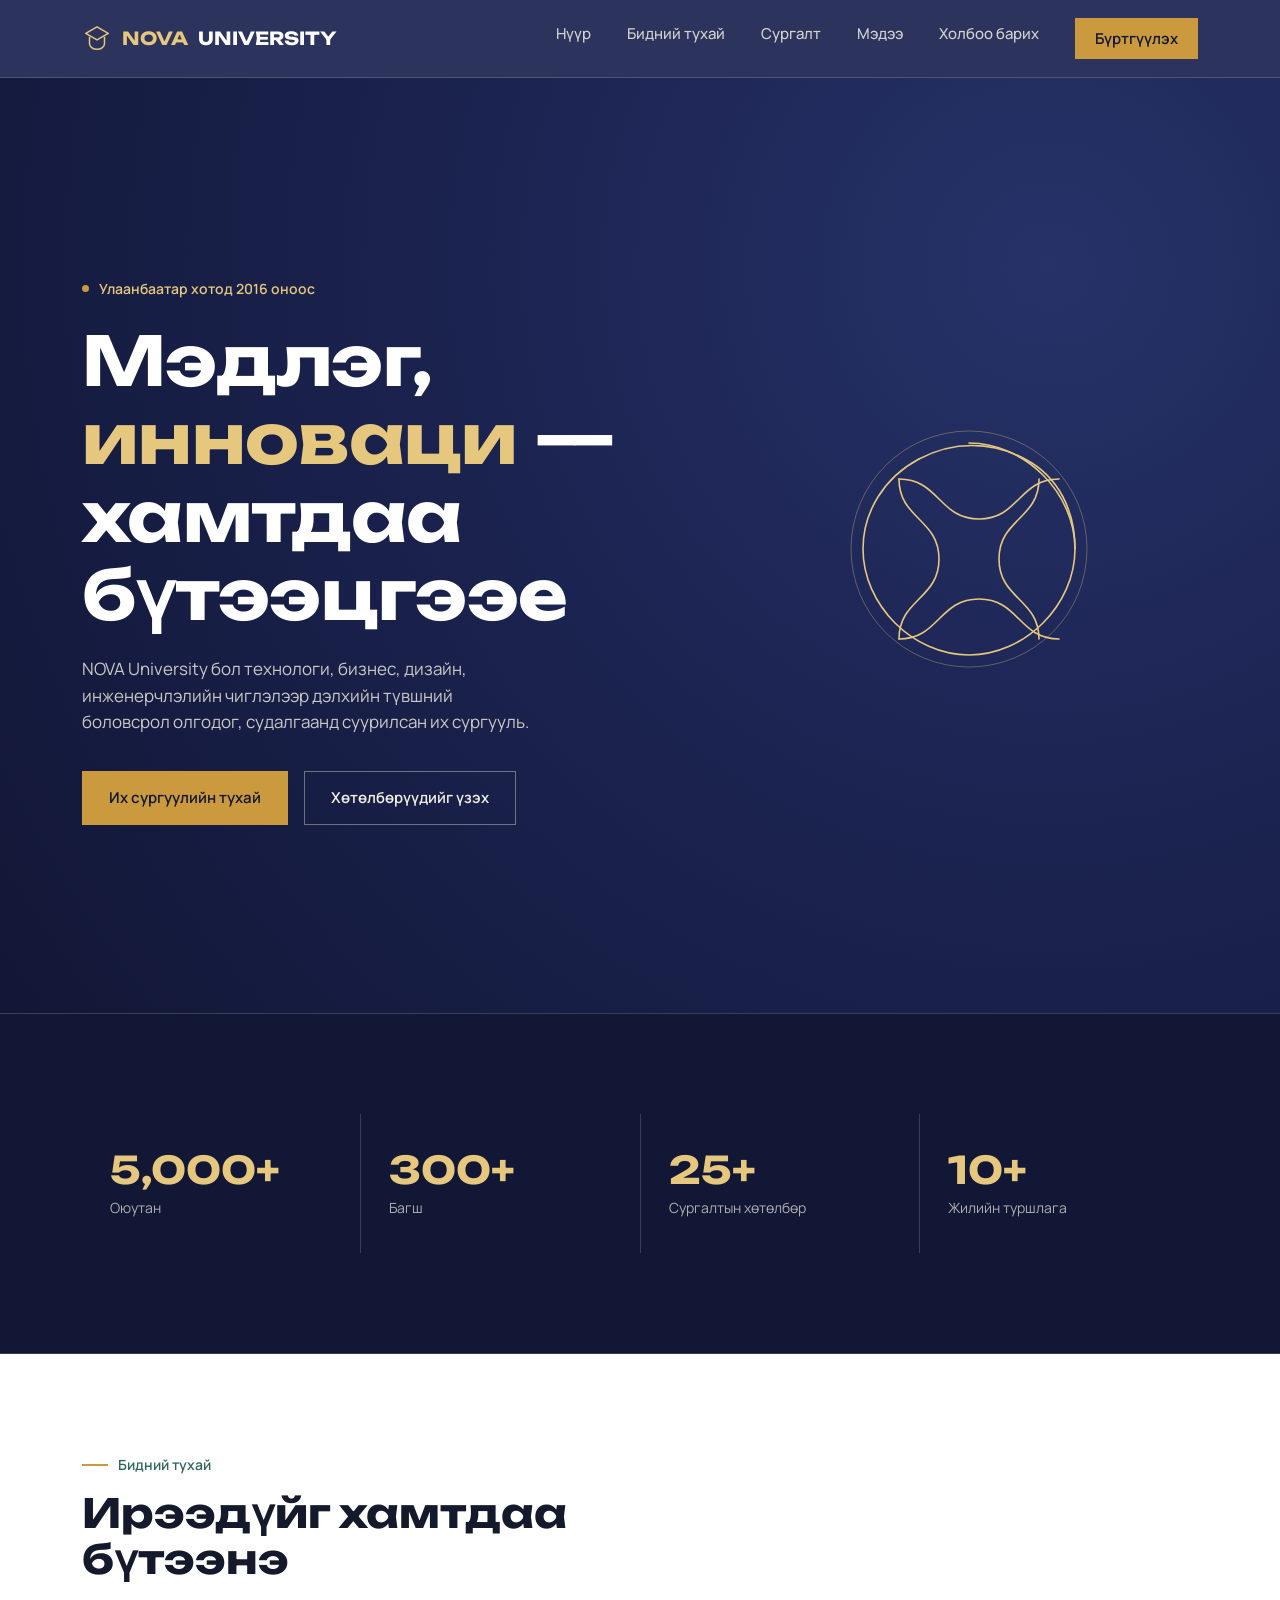
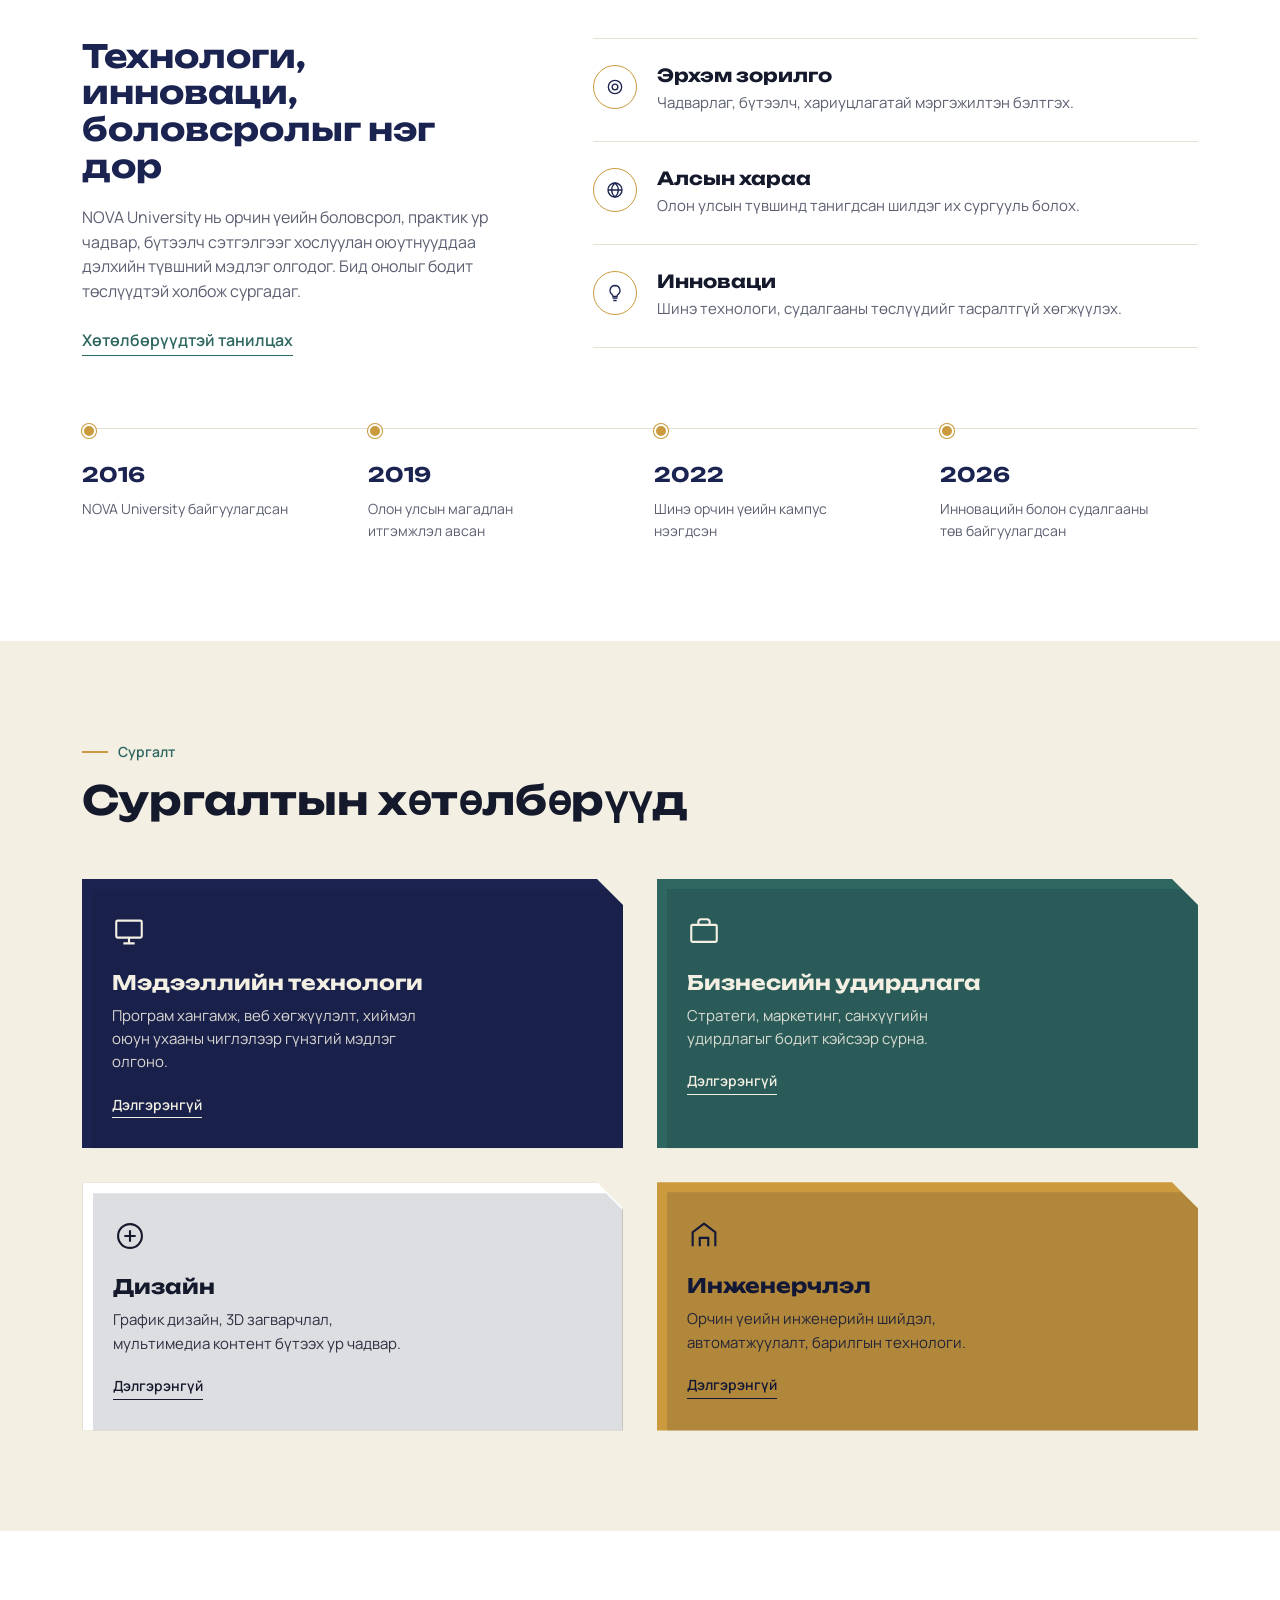
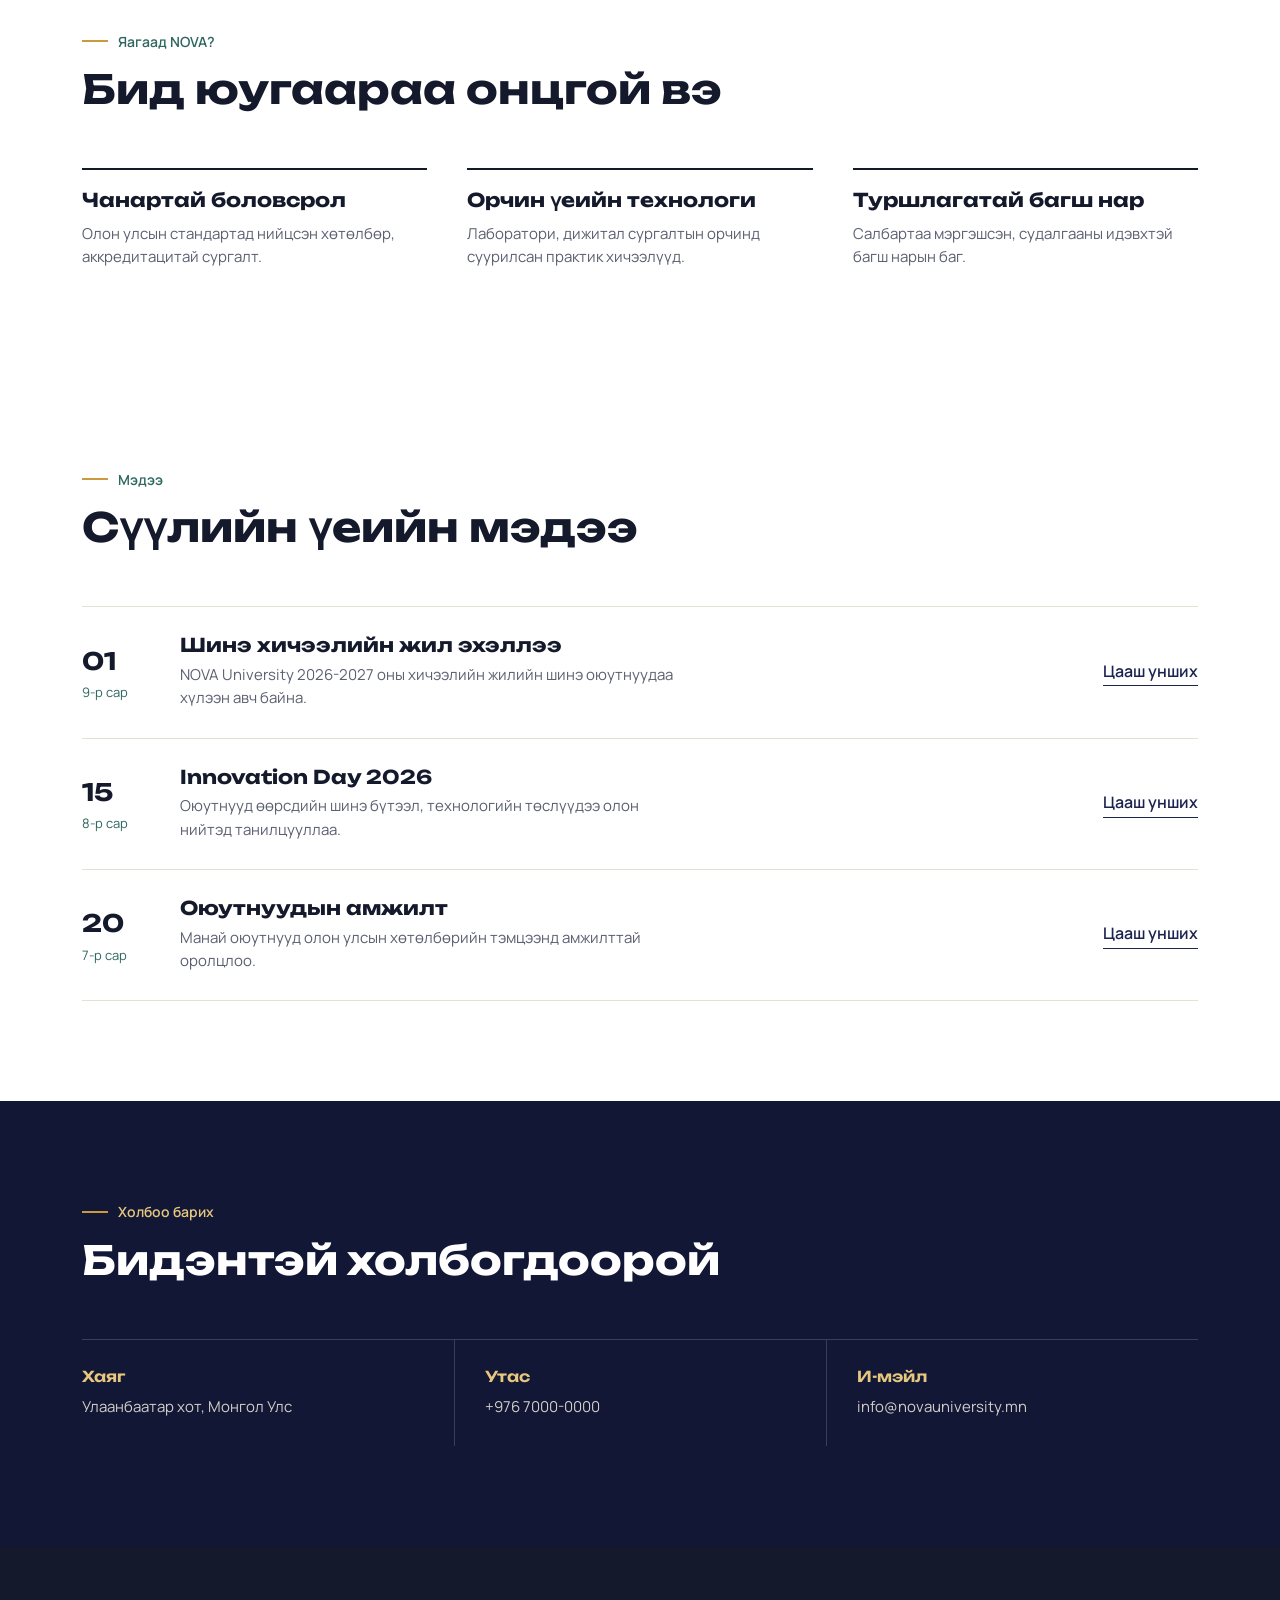
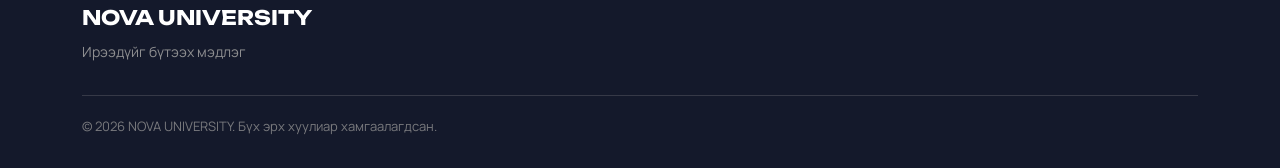
<file: index.html>
<!DOCTYPE html>
<html lang="mn">
<head>
<meta charset="UTF-8">
<meta name="viewport" content="width=device-width, initial-scale=1.0">
<title>NOVA UNIVERSITY — Ирээдүйг хамтдаа бүтээцгээе</title>
<meta name="description" content="NOVA University — Улаанбаатар хотод үйл ажиллагаа явуулдаг, мэдээллийн технологи, бизнес, дизайн, инженерчлэлийн чиглэлээр сургалт явуулдаг орчин үеийн их сургууль.">
<meta property="og:title" content="NOVA UNIVERSITY">
<meta property="og:description" content="Мэдлэг, инноваци — хамтдаа бүтээцгээе.">
<meta property="og:type" content="website">
<meta name="theme-color" content="#1B2350">
<link rel="icon" type="image/svg+xml" href="data:image/svg+xml,%3Csvg xmlns='http://www.w3.org/2000/svg' viewBox='0 0 32 32'%3E%3Crect width='32' height='32' rx='6' fill='%231B2350'/%3E%3Cpath d='M16 6 L26 12 L16 18 L6 12 Z' fill='none' stroke='%23E6C77E' stroke-width='1.8'/%3E%3Cpath d='M10 15 V21 C10 23.5 12.7 25.5 16 25.5 C19.3 25.5 22 23.5 22 21 V15' fill='none' stroke='%23E6C77E' stroke-width='1.8'/%3E%3C/svg%3E">
<link rel="preconnect" href="https://fonts.googleapis.com">
<link rel="preconnect" href="https://fonts.gstatic.com" crossorigin>
<link href="https://fonts.googleapis.com/css2?family=Unbounded:wght@400;600;700;800&family=Manrope:wght@400;500;600;700;800&display=swap" rel="stylesheet">
<link rel="stylesheet" href="style.css">
</head>
<body>

<a class="skip-link" href="#main">Үндсэн контент руу шилжих</a>

<header>
  <div class="header-row">
    <a href="#home" class="logo">
      <svg class="mark" viewBox="0 0 32 32" fill="none" xmlns="http://www.w3.org/2000/svg" aria-hidden="true">
        <path d="M16 3 L28 10 L16 17 L4 10 Z" stroke="#E6C77E" stroke-width="1.6" stroke-linejoin="round"/>
        <path d="M8 13.5 V21 C8 24 11.5 27 16 27 C20.5 27 24 24 24 21 V13.5" stroke="#E6C77E" stroke-width="1.6"/>
      </svg>
      <span>NOVA</span> UNIVERSITY
    </a>
    <button class="menu-btn" aria-label="Цэс нээх" aria-expanded="false" aria-controls="main-nav-list"><span></span></button>
    <nav class="main-nav" id="main-nav-list" aria-label="Үндсэн цэс">
      <ul>
        <li><a href="#home">Нүүр</a></li>
        <li><a href="#about">Бидний тухай</a></li>
        <li><a href="#program">Сургалт</a></li>
        <li><a href="#news">Мэдээ</a></li>
        <li><a href="#contact">Холбоо барих</a></li>
        <li class="cta-item"><a href="register.html" class="nav-cta">Бүртгүүлэх</a></li>
      </ul>
    </nav>
  </div>
</header>

<main id="main">

<!-- HERO -->
<section class="hero" id="home">
  <div class="hero-grid">
    <div>
      <div class="eyebrow"><span class="dot"></span>Улаанбаатар хотод 2016 оноос</div>
      <h1>Мэдлэг, <em>инноваци</em> — хамтдаа бүтээцгээе</h1>
      <p class="hero-text">NOVA University бол технологи, бизнес, дизайн, инженерчлэлийн чиглэлээр дэлхийн түвшний боловсрол олгодог, судалгаанд суурилсан их сургууль.</p>
      <div class="hero-buttons">
        <a href="#about" class="btn">Их сургуулийн тухай</a>
        <a href="#program" class="btn btn-outline">Хөтөлбөрүүдийг үзэх</a>
      </div>
    </div>
    <div class="knot-wrap">
      <svg class="knot" viewBox="0 0 260 260" width="260" height="260" role="img" aria-label="Монгол зангилаа хээнээс санаа авсан гоёл чимэглэл">
        <circle cx="130" cy="130" r="118"/>
        <path d="M130 24 C186 24 236 74 236 130 C236 186 186 236 130 236 C74 236 24 186 24 130 C24 92 46 58 80 40" />
        <path d="M80 40 C114 22 152 22 186 40 C220 58 236 92 236 130" />
        <path d="M60 60 C60 100 100 100 100 140 C100 180 60 180 60 220" />
        <path d="M200 60 C200 100 160 100 160 140 C160 180 200 180 200 220" />
        <path d="M60 60 C100 60 100 100 140 100 C180 100 180 60 220 60" />
        <path d="M60 220 C100 220 100 180 140 180 C180 180 180 220 220 220" />
      </svg>
    </div>
  </div>
</section>

<!-- STATS -->
<section class="stat-band" aria-label="Тоон үзүүлэлт">
  <div class="stat-row">
    <div class="stat"><h2 data-count="5000">5,000+</h2><p>Оюутан</p></div>
    <div class="stat"><h2 data-count="300">300+</h2><p>Багш</p></div>
    <div class="stat"><h2 data-count="25">25+</h2><p>Сургалтын хөтөлбөр</p></div>
    <div class="stat"><h2 data-count="10">10+</h2><p>Жилийн туршлага</p></div>
  </div>
</section>

<!-- ABOUT -->
<section class="about" id="about">
  <div class="wrap">
    <div class="section-head">
      <div class="kicker"><span class="dash"></span>Бидний тухай</div>
      <h2>Ирээдүйг хамтдаа бүтээнэ</h2>
    </div>
    <div class="about-grid">
      <div class="about-lead">
        <h3>Технологи, инноваци, боловсролыг нэг дор</h3>
        <p>NOVA University нь орчин үеийн боловсрол, практик ур чадвар, бүтээлч сэтгэлгээг хослуулан оюутнууддаа дэлхийн түвшний мэдлэг олгодог. Бид онолыг бодит төслүүдтэй холбож сургадаг.</p>
        <a href="#program" class="read-more">Хөтөлбөрүүдтэй танилцах</a>
      </div>

      <ul class="info-list">
        <li class="info-item">
          <div class="icon" aria-hidden="true">
            <svg width="20" height="20" viewBox="0 0 24 24" fill="none" stroke="currentColor" stroke-width="1.6"><circle cx="12" cy="12" r="8"/><circle cx="12" cy="12" r="3.4"/></svg>
          </div>
          <div>
            <h3>Эрхэм зорилго</h3>
            <p>Чадварлаг, бүтээлч, хариуцлагатай мэргэжилтэн бэлтгэх.</p>
          </div>
        </li>
        <li class="info-item">
          <div class="icon" aria-hidden="true">
            <svg width="20" height="20" viewBox="0 0 24 24" fill="none" stroke="currentColor" stroke-width="1.6"><circle cx="12" cy="12" r="8.4"/><path d="M3.6 12h16.8M12 3.6c2.6 2.3 4 5.3 4 8.4s-1.4 6.1-4 8.4c-2.6-2.3-4-5.3-4-8.4s1.4-6.1 4-8.4Z"/></svg>
          </div>
          <div>
            <h3>Алсын хараа</h3>
            <p>Олон улсын түвшинд танигдсан шилдэг их сургууль болох.</p>
          </div>
        </li>
        <li class="info-item">
          <div class="icon" aria-hidden="true">
            <svg width="20" height="20" viewBox="0 0 24 24" fill="none" stroke="currentColor" stroke-width="1.6"><path d="M9 18h6M10 21h4M12 3a6 6 0 0 0-3.4 10.9c.6.5.9 1 .9 1.7V16h5v-.4c0-.7.3-1.2.9-1.7A6 6 0 0 0 12 3Z"/></svg>
          </div>
          <div>
            <h3>Инноваци</h3>
            <p>Шинэ технологи, судалгааны төслүүдийг тасралтгүй хөгжүүлэх.</p>
          </div>
        </li>
      </ul>
    </div>

    <ul class="timeline">
      <li class="tl-item">
        <span class="year">2016</span>
        <p>NOVA University байгуулагдсан</p>
      </li>
      <li class="tl-item">
        <span class="year">2019</span>
        <p>Олон улсын магадлан итгэмжлэл авсан</p>
      </li>
      <li class="tl-item">
        <span class="year">2022</span>
        <p>Шинэ орчин үеийн кампус нээгдсэн</p>
      </li>
      <li class="tl-item">
        <span class="year">2026</span>
        <p>Инновацийн болон судалгааны төв байгуулагдсан</p>
      </li>
    </ul>
  </div>
</section>

<!-- PROGRAMS -->
<section class="program" id="program">
  <div class="wrap">
    <div class="section-head">
      <div class="kicker"><span class="dash"></span>Сургалт</div>
      <h2>Сургалтын хөтөлбөрүүд</h2>
    </div>
    <ul class="program-grid">

      <li class="prog-card c1">
        <svg class="icon" viewBox="0 0 24 24" fill="none" stroke="currentColor" stroke-width="1.5" aria-hidden="true"><rect x="3" y="4" width="18" height="12" rx="1"/><path d="M8 20h8M12 16v4"/></svg>
        <h3>Мэдээллийн технологи</h3>
        <p>Програм хангамж, веб хөгжүүлэлт, хиймэл оюун ухааны чиглэлээр гүнзгий мэдлэг олгоно.</p>
        <a href="#" class="go">Дэлгэрэнгүй</a>
      </li>

      <li class="prog-card c2">
        <svg class="icon" viewBox="0 0 24 24" fill="none" stroke="currentColor" stroke-width="1.5" aria-hidden="true"><rect x="3" y="7" width="18" height="12" rx="1"/><path d="M8 7V5a2 2 0 0 1 2-2h4a2 2 0 0 1 2 2v2"/></svg>
        <h3>Бизнесийн удирдлага</h3>
        <p>Стратеги, маркетинг, санхүүгийн удирдлагыг бодит кэйсээр сурна.</p>
        <a href="#" class="go">Дэлгэрэнгүй</a>
      </li>

      <li class="prog-card c3">
        <svg class="icon" viewBox="0 0 24 24" fill="none" stroke="currentColor" stroke-width="1.5" aria-hidden="true"><circle cx="12" cy="12" r="8.4"/><path d="M8 12h8M12 8v8"/></svg>
        <h3>Дизайн</h3>
        <p>График дизайн, 3D загварчлал, мультимедиа контент бүтээх ур чадвар.</p>
        <a href="#" class="go">Дэлгэрэнгүй</a>
      </li>

      <li class="prog-card c4">
        <svg class="icon" viewBox="0 0 24 24" fill="none" stroke="currentColor" stroke-width="1.5" aria-hidden="true"><path d="M4 20V10l8-6 8 6v10"/><path d="M9 20v-6h6v6"/></svg>
        <h3>Инженерчлэл</h3>
        <p>Орчин үеийн инженерийн шийдэл, автоматжуулалт, барилгын технологи.</p>
        <a href="#" class="go">Дэлгэрэнгүй</a>
      </li>

    </ul>
  </div>
</section>

<!-- WHY -->
<section class="why">
  <div class="wrap">
    <div class="section-head">
      <div class="kicker"><span class="dash"></span>Яагаад NOVA?</div>
      <h2>Бид юугаараа онцгой вэ</h2>
    </div>
    <div class="why-grid">
      <div class="why-item">
        <h3>Чанартай боловсрол</h3>
        <p>Олон улсын стандартад нийцсэн хөтөлбөр, аккредитацитай сургалт.</p>
      </div>
      <div class="why-item">
        <h3>Орчин үеийн технологи</h3>
        <p>Лаборатори, дижитал сургалтын орчинд суурилсан практик хичээлүүд.</p>
      </div>
      <div class="why-item">
        <h3>Туршлагатай багш нар</h3>
        <p>Салбартаа мэргэшсэн, судалгааны идэвхтэй багш нарын баг.</p>
      </div>
    </div>
  </div>
</section>

<!-- NEWS -->
<section class="news" id="news">
  <div class="wrap">
    <div class="section-head">
      <div class="kicker"><span class="dash"></span>Мэдээ</div>
      <h2>Сүүлийн үеийн мэдээ</h2>
    </div>
    <ul class="news-list">

      <li class="news-row">
        <div class="news-date"><span class="day">01</span><span class="month">9-р сар</span></div>
        <div class="news-body">
          <h3>Шинэ хичээлийн жил эхэллээ</h3>
          <p>NOVA University 2026-2027 оны хичээлийн жилийн шинэ оюутнуудаа хүлээн авч байна.</p>
        </div>
        <a href="#" class="go">Цааш унших</a>
      </li>

      <li class="news-row">
        <div class="news-date"><span class="day">15</span><span class="month">8-р сар</span></div>
        <div class="news-body">
          <h3>Innovation Day 2026</h3>
          <p>Оюутнууд өөрсдийн шинэ бүтээл, технологийн төслүүдээ олон нийтэд танилцууллаа.</p>
        </div>
        <a href="#" class="go">Цааш унших</a>
      </li>

      <li class="news-row">
        <div class="news-date"><span class="day">20</span><span class="month">7-р сар</span></div>
        <div class="news-body">
          <h3>Оюутнуудын амжилт</h3>
          <p>Манай оюутнууд олон улсын хөтөлбөрийн тэмцээнд амжилттай оролцлоо.</p>
        </div>
        <a href="#" class="go">Цааш унших</a>
      </li>

    </ul>
  </div>
</section>

<!-- CONTACT -->
<section class="contact" id="contact">
  <div class="wrap">
    <div class="section-head">
      <div class="kicker"><span class="dash"></span>Холбоо барих</div>
      <h2>Бидэнтэй холбогдоорой</h2>
    </div>
    <ul class="contact-row">
      <li class="contact-item">
        <h3>Хаяг</h3>
        <p>Улаанбаатар хот, Монгол Улс</p>
      </li>
      <li class="contact-item">
        <h3>Утас</h3>
        <p><a href="tel:+97670000000">+976 7000-0000</a></p>
      </li>
      <li class="contact-item">
        <h3>И-мэйл</h3>
        <p><a href="mailto:info@novauniversity.mn">info@novauniversity.mn</a></p>
      </li>
    </ul>
  </div>
</section>

</main>

<footer>
  <div class="wrap">
    <div class="footer-top">
      <div>
        <div class="logo-line">NOVA UNIVERSITY</div>
        <p class="tagline">Ирээдүйг бүтээх мэдлэг</p>
      </div>
    </div>
    <hr>
    <p class="bottom">© 2026 NOVA UNIVERSITY. Бүх эрх хуулиар хамгаалагдсан.</p>
  </div>
</footer>

<script src="script.js"></script>
</body>
</html>
</file>
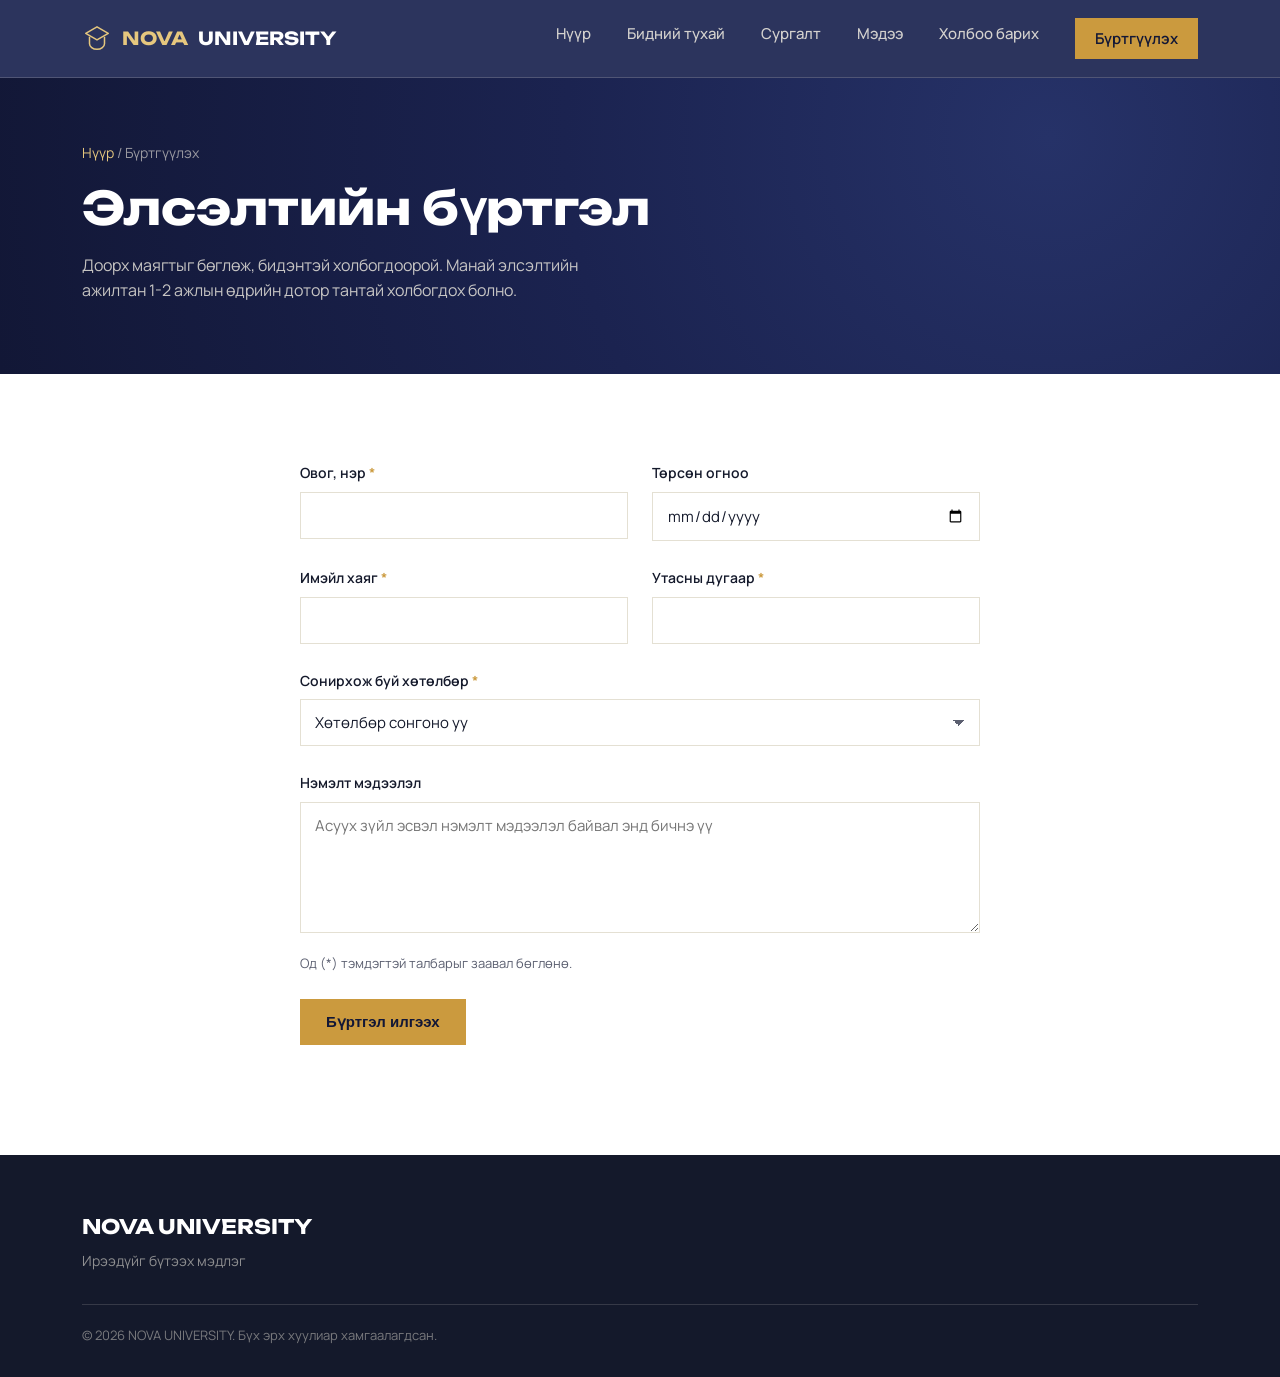
<file: register.html>
<!DOCTYPE html>
<html lang="mn">
<head>
<meta charset="UTF-8">
<meta name="viewport" content="width=device-width, initial-scale=1.0">
<title>Бүртгүүлэх — NOVA UNIVERSITY</title>
<meta name="description" content="NOVA University-д элсэн суралцах хүсэлтээ энд бүртгүүлнэ үү.">
<meta name="theme-color" content="#1B2350">
<link rel="icon" type="image/svg+xml" href="data:image/svg+xml,%3Csvg xmlns='http://www.w3.org/2000/svg' viewBox='0 0 32 32'%3E%3Crect width='32' height='32' rx='6' fill='%231B2350'/%3E%3Cpath d='M16 6 L26 12 L16 18 L6 12 Z' fill='none' stroke='%23E6C77E' stroke-width='1.8'/%3E%3Cpath d='M10 15 V21 C10 23.5 12.7 25.5 16 25.5 C19.3 25.5 22 23.5 22 21 V15' fill='none' stroke='%23E6C77E' stroke-width='1.8'/%3E%3C/svg%3E">
<link rel="preconnect" href="https://fonts.googleapis.com">
<link rel="preconnect" href="https://fonts.gstatic.com" crossorigin>
<link href="https://fonts.googleapis.com/css2?family=Unbounded:wght@400;600;700;800&family=Manrope:wght@400;500;600;700;800&display=swap" rel="stylesheet">
<link rel="stylesheet" href="style.css">
</head>
<body>

<a class="skip-link" href="#main">Үндсэн контент руу шилжих</a>

<header>
  <div class="header-row">
    <a href="index.html" class="logo">
      <svg class="mark" viewBox="0 0 32 32" fill="none" xmlns="http://www.w3.org/2000/svg" aria-hidden="true">
        <path d="M16 3 L28 10 L16 17 L4 10 Z" stroke="#E6C77E" stroke-width="1.6" stroke-linejoin="round"/>
        <path d="M8 13.5 V21 C8 24 11.5 27 16 27 C20.5 27 24 24 24 21 V13.5" stroke="#E6C77E" stroke-width="1.6"/>
      </svg>
      <span>NOVA</span> UNIVERSITY
    </a>
    <button class="menu-btn" aria-label="Цэс нээх" aria-expanded="false" aria-controls="main-nav-list"><span></span></button>
    <nav class="main-nav" id="main-nav-list" aria-label="Үндсэн цэс">
      <ul>
        <li><a href="index.html#home">Нүүр</a></li>
        <li><a href="index.html#about">Бидний тухай</a></li>
        <li><a href="index.html#program">Сургалт</a></li>
        <li><a href="index.html#news">Мэдээ</a></li>
        <li><a href="index.html#contact">Холбоо барих</a></li>
        <li class="cta-item"><a href="register.html" class="nav-cta" aria-current="true">Бүртгүүлэх</a></li>
      </ul>
    </nav>
  </div>
</header>

<main id="main">

<!-- PAGE HERO -->
<section class="page-hero">
  <div class="wrap">
    <p class="breadcrumb"><a href="index.html">Нүүр</a> / Бүртгүүлэх</p>
    <h1>Элсэлтийн бүртгэл</h1>
    <p class="page-hero-text">Доорх маягтыг бөглөж, бидэнтэй холбогдоорой. Манай элсэлтийн ажилтан 1-2 ажлын өдрийн дотор тантай холбогдох болно.</p>
  </div>
</section>

<!-- NETLIFY REGISTRATION FORM -->
<section class="form-section" id="apply-form">
  <div class="wrap">
    <div class="form-wrap">

      <form
        class="reg-form"
        id="registerForm"
        name="registration"
        method="POST"
        data-netlify="true"
        data-netlify-honeypot="bot-field"
      >

        <!-- Netlify формын нэр -->
        <input type="hidden" name="form-name" value="registration">

        <!-- Spam хамгаалалт -->
        <p hidden>
          <label>
            Энэ хэсгийг бөглөхгүй:
            <input name="bot-field">
          </label>
        </p>

        <div class="form-row">
          <div class="field">
            <label for="fullname">
              Овог, нэр <span aria-hidden="true">*</span>
            </label>
            <input
              type="text"
              id="fullname"
              name="fullname"
              autocomplete="name"
              required
            >
          </div>

          <div class="field">
            <label for="birthdate">Төрсөн огноо</label>
            <input
              type="date"
              id="birthdate"
              name="birthdate"
            >
          </div>
        </div>

        <div class="form-row">
          <div class="field">
            <label for="email">
              Имэйл хаяг <span aria-hidden="true">*</span>
            </label>
            <input
              type="email"
              id="email"
              name="email"
              autocomplete="email"
              required
            >
          </div>

          <div class="field">
            <label for="phone">
              Утасны дугаар <span aria-hidden="true">*</span>
            </label>
            <input
              type="tel"
              id="phone"
              name="phone"
              autocomplete="tel"
              required
            >
          </div>
        </div>

        <div class="field">
          <label for="program">
            Сонирхож буй хөтөлбөр
            <span aria-hidden="true">*</span>
          </label>

          <select id="program" name="program" required>
            <option value="" disabled selected>
              Хөтөлбөр сонгоно уу
            </option>
            <option value="it">Мэдээллийн технологи</option>
            <option value="business">Бизнесийн удирдлага</option>
            <option value="design">Дизайн</option>
            <option value="engineering">Инженерчлэл</option>
          </select>
        </div>

        <div class="field">
          <label for="message">Нэмэлт мэдээлэл</label>
          <textarea
            id="message"
            name="message"
            rows="5"
            placeholder="Асуух зүйл эсвэл нэмэлт мэдээлэл байвал энд бичнэ үү"
          ></textarea>
        </div>

        <p class="required-note">
          Од (*) тэмдэгтэй талбарыг заавал бөглөнө.
        </p>

        <button type="submit" class="btn">
          Бүртгэл илгээх
        </button>

      </form>

    </div>
  </div>
</section>
<!-- Netlify формын дууссан -->


</main>

<footer>
  <div class="wrap">
    <div class="footer-top">
      <div>
        <div class="logo-line">NOVA UNIVERSITY</div>
        <p class="tagline">Ирээдүйг бүтээх мэдлэг</p>
      </div>
    </div>
    <hr>
    <p class="bottom">© 2026 NOVA UNIVERSITY. Бүх эрх хуулиар хамгаалагдсан.</p>
  </div>
</footer>

<script src="script.js"></script>
</body>
</html>
</file>
<file: style.css>
:root{
  --ink:#14192B;
  --indigo:#1B2350;
  --indigo-deep:#121736;
  --gold:#CB9A3E;
  --gold-soft:#E6C77E;
  --teal:#2E6660;
  --paper:#F3EFE3;
  --white:#FFFFFF;
  --line: rgba(243,239,227,0.18);
  --border: #E4E0D3;
  --muted: #5b5f70;
  --font-display: 'Unbounded', sans-serif;
  --font-body: 'Manrope', sans-serif;
  --container: 1180px;
}

*{box-sizing:border-box;}
html{scroll-behavior:smooth;}
@media (prefers-reduced-motion: reduce){
  html{scroll-behavior:auto;}
  *{animation-duration:0.001ms !important; animation-iteration-count:1 !important; transition-duration:0.001ms !important; scroll-behavior:auto !important;}
}

body{
  margin:0;
  font-family:var(--font-body);
  color:var(--ink);
  background:var(--white);
  line-height:1.55;
}

h1,h2,h3{
  font-family:var(--font-display);
  margin:0;
  line-height:1.15;
  font-weight:700;
}

p{margin:0;}
a{color:inherit; text-decoration:none;}
img,svg{display:block; max-width:100%;}
ul{list-style:none; margin:0; padding:0;}
.wrap{max-width:var(--container); margin:0 auto; padding:0 32px;}

a:focus-visible, button:focus-visible{
  outline:2px solid var(--gold);
  outline-offset:3px;
}

/* ---------- SKIP LINK ---------- */
.skip-link{
  position:absolute; left:12px; top:-60px;
  background:var(--gold); color:var(--indigo-deep);
  padding:10px 18px; font-weight:600; font-size:14px;
  z-index:200; transition:top 0.2s ease;
}
.skip-link:focus{top:12px;}

/* ---------- HEADER ---------- */
header{
  position:sticky; top:0; z-index:50;
  background:rgba(27,35,80,0.92);
  backdrop-filter:blur(10px);
  border-bottom:1px solid var(--line);
}
.header-row{
  max-width:var(--container); margin:0 auto; padding:18px 32px;
  display:flex; align-items:center; justify-content:space-between;
}
.logo{
  font-family:var(--font-display);
  font-weight:700;
  font-size:18px;
  color:var(--white);
  display:flex; align-items:center; gap:10px;
}
.logo .mark{
  width:30px; height:30px; flex:none;
}
.logo span{color:var(--gold-soft);}

nav.main-nav ul{
  display:flex; gap:36px;
}
nav.main-nav a{
  color:rgba(243,239,227,0.85);
  font-size:15px;
  font-weight:500;
  position:relative;
  padding:4px 0;
  display:inline-block;
}
nav.main-nav a::after{
  content:"";
  position:absolute; left:0; right:100%; bottom:-2px;
  height:2px; background:var(--gold);
  transition:right 0.25s ease;
}
nav.main-nav a:hover::after, nav.main-nav a:focus-visible::after{right:0;}
nav.main-nav a[aria-current="true"]{color:var(--gold-soft);}
nav.main-nav a[aria-current="true"]::after{right:0;}

nav.main-nav a.nav-cta{
  background:var(--gold); color:var(--indigo-deep);
  padding:9px 20px; font-weight:600;
  transition:background .18s ease, transform .18s ease;
}
nav.main-nav a.nav-cta::after{display:none;}
nav.main-nav a.nav-cta:hover, nav.main-nav a.nav-cta:focus-visible{
  background:var(--gold-soft); transform:translateY(-1px);
}
nav.main-nav a.nav-cta[aria-current="true"]{color:var(--indigo-deep);}

.menu-btn{
  display:none; background:none; border:none; cursor:pointer;
  width:40px; height:40px; align-items:center; justify-content:center;
}
.menu-btn span, .menu-btn::before, .menu-btn::after{
  content:""; display:block; width:22px; height:2px; background:var(--paper);
  position:relative; transition:transform .2s ease, opacity .2s ease;
}
.menu-btn::before{position:absolute; transform:translateY(-7px);}
.menu-btn::after{position:absolute; transform:translateY(7px);}
.menu-btn.open span{opacity:0;}
.menu-btn.open::before{transform:rotate(45deg);}
.menu-btn.open::after{transform:rotate(-45deg);}

@media (max-width:860px){
  nav.main-nav{
    position:fixed; inset:0 0 0 auto; top:66px;
    width:min(78vw,320px); height:calc(100vh - 66px);
    background:var(--indigo-deep);
    padding:12px 28px;
    transform:translateX(100%);
    transition:transform .3s ease;
    border-left:1px solid var(--line);
  }
  nav.main-nav.open{transform:translateX(0);}
  nav.main-nav ul{flex-direction:column; gap:0;}
  nav.main-nav a{padding:16px 0; border-bottom:1px solid var(--line); color:var(--paper); width:100%;}
  .cta-item{margin-top:16px;}
  nav.main-nav a.nav-cta{
    display:flex; justify-content:center; align-items:center;
    border-bottom:none; padding:14px 20px; width:100%;
  }
  .menu-btn{display:flex;}
}

/* ---------- HERO ---------- */
.hero{
  position:relative;
  background:radial-gradient(circle at 82% 20%, #263268 0%, var(--indigo) 45%, var(--indigo-deep) 100%);
  color:var(--paper);
  overflow:hidden;
}
.hero-grid{
  max-width:var(--container); margin:0 auto; padding:96px 32px 88px;
  display:grid; grid-template-columns:1.15fr 0.85fr; gap:40px; align-items:center;
}
.eyebrow{
  display:inline-flex; align-items:center; gap:10px;
  font-size:14px; font-weight:600; color:var(--gold-soft);
  margin-bottom:22px;
}
.eyebrow .dot{width:7px; height:7px; border-radius:50%; background:var(--gold); flex:none;}

.hero h1{
  font-size:clamp(40px,6vw,68px);
  color:var(--white);
  letter-spacing:-0.01em;
}
.hero h1 em{
  font-style:normal;
  color:var(--gold-soft);
}
.hero-text{
  margin-top:22px; max-width:46ch;
  font-size:17px; color:rgba(243,239,227,0.82);
}
.hero-buttons{margin-top:36px; display:flex; gap:16px; flex-wrap:wrap;}
.btn{
  display:inline-flex; align-items:center; gap:8px;
  padding:14px 26px; font-weight:600; font-size:15px;
  background:var(--gold); color:var(--indigo-deep);
  border:1px solid var(--gold);
  transition:transform .18s ease, background .18s ease;
}
.btn:hover{transform:translateY(-2px); background:var(--gold-soft);}
.btn-outline{
  background:transparent; color:var(--paper); border:1px solid rgba(243,239,227,0.4);
}
.btn-outline:hover{border-color:var(--gold-soft); color:var(--gold-soft); background:transparent;}

.knot-wrap{
  display:flex; align-items:center; justify-content:center;
}
.knot path{
  fill:none; stroke:var(--gold-soft); stroke-width:1.6;
  stroke-linecap:round;
  stroke-dasharray:900;
  stroke-dashoffset:900;
  animation:draw 2.6s ease forwards .3s;
}
.knot circle{
  fill:none; stroke:rgba(230,199,126,0.35); stroke-width:1;
}
@keyframes draw{ to{ stroke-dashoffset:0; } }

@media (max-width:860px){
  .hero-grid{grid-template-columns:1fr; padding-top:64px;}
  .knot-wrap{order:-1; width:210px; margin:0 auto;}
}

/* ---------- STAT BAND ---------- */
.stat-band{
  background:var(--indigo-deep);
  border-top:1px solid var(--line);
  border-bottom:1px solid var(--line);
}
.stat-row{
  max-width:var(--container); margin:0 auto; padding:0 32px;
  display:flex;
}
.stat{
  flex:1; text-align:left; padding:34px 28px;
  border-left:1px solid var(--line);
}
.stat:first-child{border-left:none;}
.stat h2{
  font-size:clamp(26px,3.2vw,38px); color:var(--gold-soft);
}
.stat p{margin-top:6px; font-size:14px; color:rgba(243,239,227,0.7);}
@media (max-width:700px){
  .stat-row{flex-wrap:wrap;}
  .stat{flex:1 1 50%; border-left:none; border-top:1px solid var(--line);}
  .stat:nth-child(odd){border-right:1px solid var(--line);}
}

/* Keeps anchor targets clear of the sticky header when jumped to */
#home, #about, #program, #news, #contact{
  scroll-margin-top:88px;
}

/* ---------- SECTION HEADS ---------- */
section{padding:100px 0;}
.section-head{max-width:640px; margin-bottom:56px;}
.kicker{
  font-size:14px; font-weight:600; color:var(--teal);
  display:flex; align-items:center; gap:10px; margin-bottom:14px;
}
.kicker .dash{width:26px; height:2px; background:var(--gold); flex:none;}
.section-head h2{font-size:clamp(28px,3.4vw,40px); color:var(--ink);}

/* ---------- ABOUT ---------- */
.about-grid{
  display:grid; grid-template-columns:0.85fr 1.15fr; gap:64px; align-items:start;
}
.about-lead h3{
  font-size:clamp(24px,2.6vw,32px);
  color:var(--indigo);
  max-width:14ch;
}
.about-lead p{margin-top:20px; color:var(--muted); max-width:42ch;}
.about-lead .read-more{
  display:inline-block; margin-top:24px; font-weight:600; color:var(--teal);
  border-bottom:1px solid var(--teal); padding-bottom:2px;
}

.info-list{display:flex; flex-direction:column;}
.info-item{
  display:grid; grid-template-columns:44px 1fr; gap:20px;
  padding:26px 0; border-top:1px solid var(--border);
}
.info-item:last-child{border-bottom:1px solid var(--border);}
.info-item .icon{
  width:44px; height:44px; border:1px solid var(--gold); border-radius:50%;
  display:flex; align-items:center; justify-content:center; color:var(--indigo);
}
.info-item h3{font-size:18px; color:var(--ink); margin-bottom:6px;}
.info-item p{color:var(--muted); font-size:15px;}

@media (max-width:860px){
  .about-grid{grid-template-columns:1fr; gap:40px;}
}

.timeline{
  margin-top:72px;
  display:flex;
  position:relative;
  padding-top:30px;
  border-top:1px solid var(--border);
}
.tl-item{
  flex:1; position:relative; padding-right:28px;
}
.tl-item:last-child{padding-right:0;}
.tl-item::before{
  content:"";
  position:absolute; top:-35px; left:0;
  width:10px; height:10px; border-radius:50%;
  background:var(--gold);
  border:2px solid var(--white);
  box-shadow:0 0 0 1px var(--gold);
}
.tl-item .year{
  font-family:var(--font-display); font-weight:700;
  color:var(--indigo); font-size:20px; display:block; margin-bottom:8px;
}
.tl-item p{color:var(--muted); font-size:14px; max-width:24ch;}

@media (max-width:700px){
  .timeline{flex-direction:column; gap:30px; border-top:none; padding-top:0;}
  .tl-item{padding-right:0; padding-left:26px;}
  .tl-item::before{top:2px; left:0;}
  .tl-item::after{
    content:"";
    position:absolute; top:6px; left:4px; bottom:-30px;
    width:1px; background:var(--border);
  }
  .tl-item:last-child::after{display:none;}
}

/* ---------- PROGRAMS ---------- */
.program{background:var(--paper);}
.program-grid{
  display:grid; grid-template-columns:repeat(2,1fr); gap:34px;
}
.prog-card{
  position:relative;
  padding:36px 30px 30px;
  clip-path:polygon(0 0, calc(100% - 26px) 0, 100% 26px, 100% 100%, 0 100%);
}
.prog-card::before{
  content:"";
  position:absolute; inset:10px -10px -10px 10px;
  z-index:-1;
  clip-path:polygon(0 0, calc(100% - 26px) 0, 100% 26px, 100% 100%, 0 100%);
  background:var(--ink);
  opacity:0.14;
}
.prog-card.c1{background:var(--indigo); color:var(--paper);}
.prog-card.c2{background:var(--teal); color:var(--paper);}
.prog-card.c3{background:var(--white); color:var(--ink); border:1px solid var(--border);}
.prog-card.c4{background:var(--gold); color:var(--indigo-deep);}

.prog-card .icon{width:34px; height:34px; margin-bottom:22px;}
.prog-card h3{font-size:20px; margin-bottom:10px;}
.prog-card p{font-size:15px; opacity:0.88; max-width:34ch;}
.prog-card .go{
  display:inline-block; margin-top:20px; font-weight:600; font-size:14px;
  border-bottom:1px solid currentColor; padding-bottom:2px;
  transition:opacity .15s ease;
}
.prog-card .go:hover, .prog-card .go:focus-visible{opacity:0.75;}

@media (max-width:700px){
  .program-grid{grid-template-columns:1fr;}
}

/* ---------- WHY ---------- */
.why-grid{
  display:grid; grid-template-columns:repeat(3,1fr); gap:40px;
}
.why-item{padding-top:20px; border-top:2px solid var(--ink);}
.why-item h3{font-size:19px; margin-bottom:10px;}
.why-item p{color:var(--muted); font-size:15px;}
@media (max-width:780px){
  .why-grid{grid-template-columns:1fr; gap:32px;}
}

/* ---------- NEWS ---------- */
.news-row{
  display:grid; grid-template-columns:70px 1fr auto; gap:28px; align-items:center;
  padding:28px 0; border-top:1px solid var(--border);
}
.news-list .news-row:last-child{border-bottom:1px solid var(--border);}
.news-date{display:flex; flex-direction:column; gap:2px;}
.news-date .day{font-family:var(--font-display); font-weight:700; color:var(--ink); font-size:24px;}
.news-date .month{font-size:13px; color:var(--teal);}
.news-body h3{font-size:19px; color:var(--ink); margin-bottom:6px;}
.news-body p{color:var(--muted); font-size:15px; max-width:56ch;}
.news-row .go{font-weight:600; color:var(--indigo); border-bottom:1px solid var(--indigo); padding-bottom:2px; white-space:nowrap; transition:opacity .15s ease;}
.news-row .go:hover, .news-row .go:focus-visible{opacity:0.7;}
@media (max-width:700px){
  .news-row{grid-template-columns:auto 1fr; grid-template-areas:"date body" ". go"; gap:8px 20px;}
  .news-row .news-date{grid-area:date;}
  .news-row .news-body{grid-area:body;}
  .news-row .go{grid-area:go; justify-self:start; margin-top:4px;}
}

/* ---------- CONTACT ---------- */
.contact{background:var(--indigo-deep); color:var(--paper);}
.contact .section-head h2{color:var(--white);}
.contact .kicker{color:var(--gold-soft);}
.contact-row{
  display:grid; grid-template-columns:repeat(3,1fr); gap:0;
  border-top:1px solid var(--line);
}
.contact-item{padding:28px 30px; border-left:1px solid var(--line);}
.contact-item:first-child{border-left:none; padding-left:0;}
.contact-item h3{font-size:15px; color:var(--gold-soft); margin-bottom:10px; font-weight:600;}
.contact-item p{color:rgba(243,239,227,0.85); font-size:15px;}
.contact-item a:hover{color:var(--gold-soft);}
@media (max-width:700px){
  .contact-row{grid-template-columns:1fr;}
  .contact-item{border-left:none; border-top:1px solid var(--line); padding-left:0;}
  .contact-item:first-child{border-top:none;}
}

/* ---------- FOOTER ---------- */
footer{background:var(--ink); color:rgba(243,239,227,0.7); padding:56px 0 32px;}
.footer-top{
  display:flex; justify-content:space-between; align-items:flex-end; flex-wrap:wrap; gap:20px;
}
footer .logo-line{
  font-family:var(--font-display); font-weight:700; color:var(--white); font-size:20px;
}
footer .tagline{color:rgba(243,239,227,0.55); margin-top:8px; font-size:14px;}
footer hr{border:none; border-top:1px solid rgba(243,239,227,0.15); margin:32px 0 20px;}
footer .bottom{font-size:13px; color:rgba(243,239,227,0.45);}

/* ---------- PAGE HERO (secondary pages) ---------- */
.page-hero{
  background:radial-gradient(circle at 82% 20%, #263268 0%, var(--indigo) 45%, var(--indigo-deep) 100%);
  color:var(--paper);
  padding:64px 0 72px;
}
.breadcrumb{
  font-size:14px; color:rgba(243,239,227,0.6); margin-bottom:18px;
}
.breadcrumb a{color:var(--gold-soft);}
.breadcrumb a:hover{text-decoration:underline;}
.page-hero h1{
  font-size:clamp(32px,4.4vw,46px); color:var(--white);
}
.page-hero-text{
  margin-top:18px; max-width:56ch; font-size:16px; color:rgba(243,239,227,0.8);
}

/* ---------- REGISTRATION FORM ---------- */
.form-section{padding:88px 0 110px;}
.form-wrap{max-width:680px; margin:0 auto;}

.reg-form{display:flex; flex-direction:column; gap:26px;}
.form-row{display:grid; grid-template-columns:1fr 1fr; gap:24px;}
@media (max-width:600px){
  .form-row{grid-template-columns:1fr;}
}

.field{display:flex; flex-direction:column; gap:8px;}
.field label{font-size:14px; font-weight:600; color:var(--ink);}
.field label span{color:var(--gold);}

.field input,
.field select,
.field textarea{
  font-family:var(--font-body);
  font-size:15px;
  color:var(--ink);
  background:var(--white);
  border:1px solid var(--border);
  padding:12px 14px;
  width:100%;
}
.field textarea{resize:vertical; min-height:120px;}
.field select{appearance:none; background-image:linear-gradient(45deg, transparent 50%, var(--muted) 50%), linear-gradient(135deg, var(--muted) 50%, transparent 50%); background-position:calc(100% - 20px) center, calc(100% - 14px) center; background-size:6px 6px, 6px 6px; background-repeat:no-repeat;}

.field input:focus,
.field select:focus,
.field textarea:focus{
  outline:2px solid var(--gold); outline-offset:2px; border-color:var(--gold);
}

.required-note{font-size:13px; color:var(--muted); margin-top:-6px;}
.form-note{font-size:13px; color:var(--muted); margin-top:-6px;}

.reg-form .btn{align-self:flex-start; border:none; cursor:pointer;}

.form-success{
  display:none;
  margin-top:32px;
  padding:32px;
  background:var(--paper);
  border-left:4px solid var(--teal);
}
.form-success.visible{display:block;}
.form-success h2{font-size:22px; color:var(--indigo); margin-bottom:10px;}
.form-success p{color:var(--muted); font-size:15px;}
</file>
